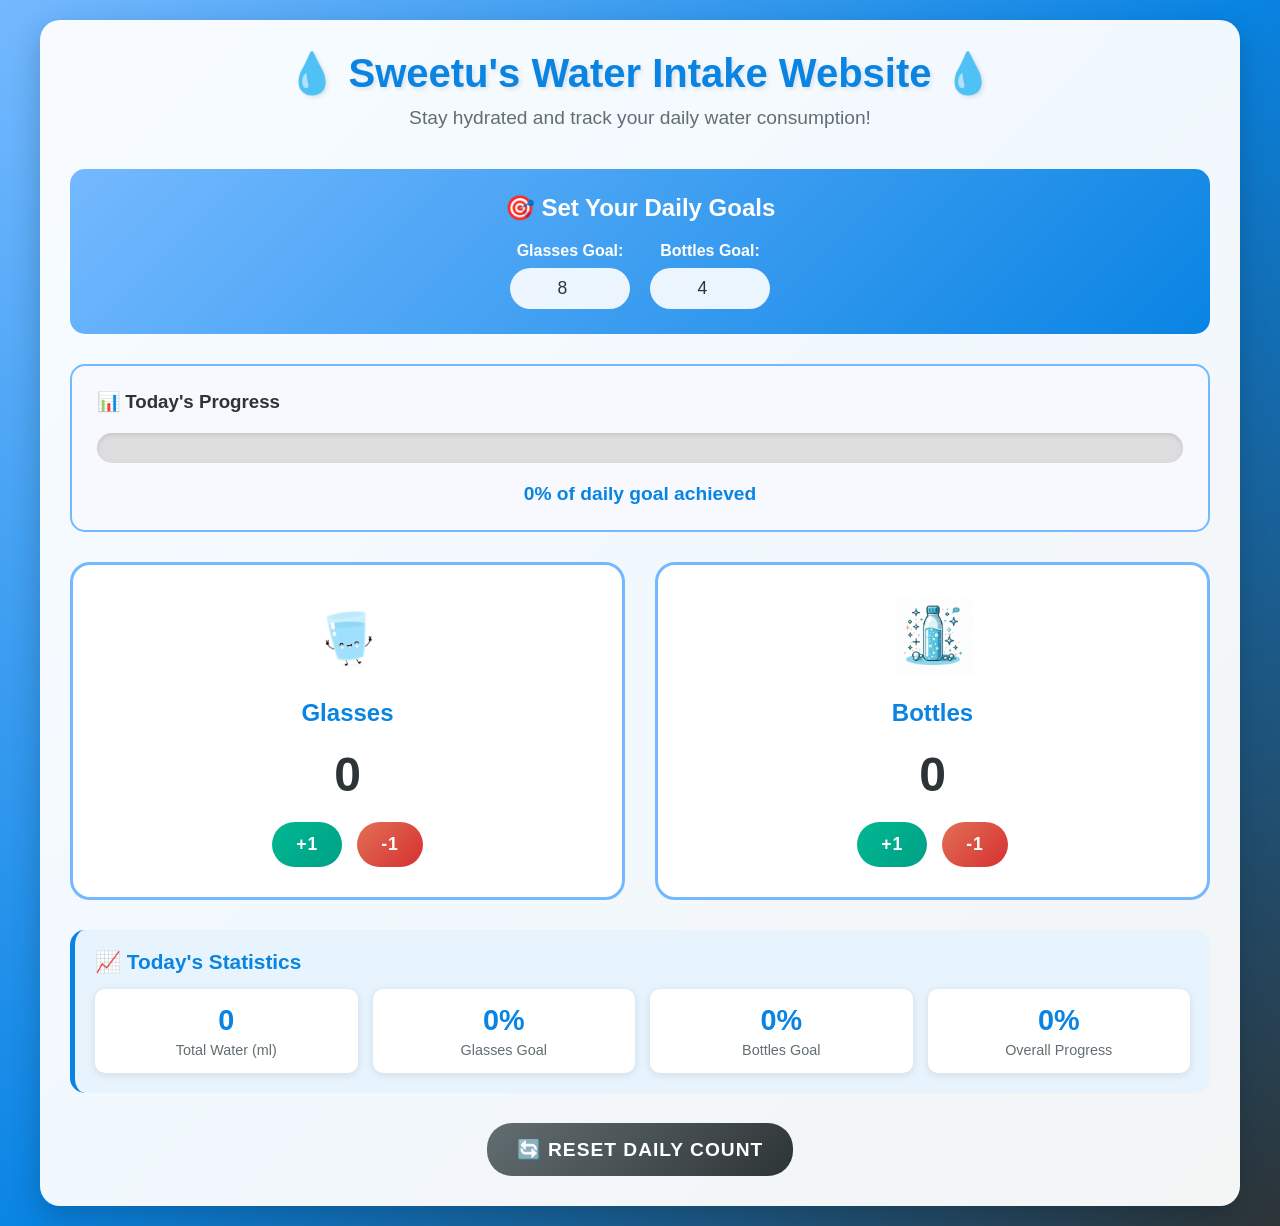
<file: index.html>
<!DOCTYPE html>
<html lang="en">
<head>
    <meta charset="UTF-8">
    <meta name="viewport" content="width=device-width, initial-scale=1.0">
    <title>Sweetu's Water Intake Website</title>
    <style>
        * {
            margin: 0;
            padding: 0;
            box-sizing: border-box;
        }

        body {
            font-family: 'Arial', sans-serif;
            background: linear-gradient(135deg, #74b9ff, #0984e3, #2d3436);
            min-height: 100vh;
            color: #2d3436;
            padding: 20px;
        }

        .container {
            max-width: 1200px;
            margin: 0 auto;
            background: rgba(255, 255, 255, 0.95);
            border-radius: 20px;
            padding: 30px;
            box-shadow: 0 10px 30px rgba(0, 0, 0, 0.2);
            backdrop-filter: blur(10px);
        }

        .header {
            text-align: center;
            margin-bottom: 40px;
        }

        .header h1 {
            color: #0984e3;
            font-size: 2.5rem;
            margin-bottom: 10px;
            text-shadow: 2px 2px 4px rgba(0, 0, 0, 0.1);
        }

        .header p {
            color: #636e72;
            font-size: 1.2rem;
        }

        .goal-section {
            background: linear-gradient(135deg, #74b9ff, #0984e3);
            padding: 25px;
            border-radius: 15px;
            margin-bottom: 30px;
            color: white;
            text-align: center;
        }

        .goal-inputs {
            display: flex;
            justify-content: center;
            gap: 20px;
            margin-top: 20px;
            flex-wrap: wrap;
        }

        .goal-input-group {
            display: flex;
            flex-direction: column;
            align-items: center;
        }

        .goal-input-group label {
            font-weight: bold;
            margin-bottom: 8px;
            font-size: 1rem;
        }

        .goal-input-group input {
            padding: 10px 15px;
            border: none;
            border-radius: 25px;
            width: 120px;
            text-align: center;
            font-size: 1.1rem;
            background: rgba(255, 255, 255, 0.9);
            color: #2d3436;
        }

        .goal-input-group input:focus {
            outline: none;
            background: white;
            box-shadow: 0 0 10px rgba(255, 255, 255, 0.5);
        }

        .progress-section {
            background: #f8f9ff;
            padding: 25px;
            border-radius: 15px;
            margin-bottom: 30px;
            border: 2px solid #74b9ff;
        }

        .progress-bar {
            width: 100%;
            height: 30px;
            background: #ddd;
            border-radius: 15px;
            overflow: hidden;
            margin: 20px 0;
            box-shadow: inset 0 2px 4px rgba(0, 0, 0, 0.1);
        }

        .progress-fill {
            height: 100%;
            background: linear-gradient(90deg, #74b9ff, #0984e3);
            border-radius: 15px;
            transition: width 0.5s ease;
            position: relative;
        }

        .progress-text {
            text-align: center;
            font-weight: bold;
            color: #0984e3;
            margin-top: 10px;
            font-size: 1.2rem;
        }

        .counters {
            display: grid;
            grid-template-columns: 1fr 1fr;
            gap: 30px;
            margin-bottom: 30px;
        }

        .counter-card {
            background: white;
            border: 3px solid #74b9ff;
            border-radius: 20px;
            padding: 30px;
            text-align: center;
            transition: transform 0.3s ease, box-shadow 0.3s ease;
        }

        .counter-card:hover {
            transform: translateY(-5px);
            box-shadow: 0 15px 35px rgba(116, 185, 255, 0.3);
        }

        .counter-icon {
            width: 80px;
            height: 80px;
            margin: 0 auto 20px;
            object-fit: contain;
        }

        .counter-title {
            font-size: 1.5rem;
            color: #0984e3;
            margin-bottom: 15px;
            font-weight: bold;
        }

        .counter-display {
            font-size: 3rem;
            font-weight: bold;
            color: #2d3436;
            margin: 20px 0;
        }

        .counter-buttons {
            display: flex;
            justify-content: center;
            gap: 15px;
            margin-top: 20px;
        }

        .btn {
            padding: 12px 24px;
            border: none;
            border-radius: 25px;
            font-size: 1.1rem;
            font-weight: bold;
            cursor: pointer;
            transition: all 0.3s ease;
            text-transform: uppercase;
            letter-spacing: 1px;
        }

        .btn-add {
            background: linear-gradient(135deg, #00b894, #00a085);
            color: white;
        }

        .btn-add:hover {
            transform: scale(1.05);
            box-shadow: 0 5px 15px rgba(0, 184, 148, 0.4);
        }

        .btn-subtract {
            background: linear-gradient(135deg, #e17055, #d63031);
            color: white;
        }

        .btn-subtract:hover {
            transform: scale(1.05);
            box-shadow: 0 5px 15px rgba(214, 48, 49, 0.4);
        }

        .reset-section {
            text-align: center;
            margin-top: 30px;
        }

        .btn-reset {
            background: linear-gradient(135deg, #636e72, #2d3436);
            color: white;
            padding: 15px 30px;
            font-size: 1.2rem;
        }

        .btn-reset:hover {
            transform: scale(1.05);
            box-shadow: 0 5px 15px rgba(45, 52, 54, 0.4);
        }

        .stats {
            background: #e8f4fd;
            padding: 20px;
            border-radius: 15px;
            margin-top: 20px;
            border-left: 5px solid #0984e3;
        }

        .stats h3 {
            color: #0984e3;
            margin-bottom: 15px;
            font-size: 1.3rem;
        }

        .stats-grid {
            display: grid;
            grid-template-columns: repeat(auto-fit, minmax(200px, 1fr));
            gap: 15px;
        }

        .stat-item {
            text-align: center;
            padding: 15px;
            background: white;
            border-radius: 10px;
            box-shadow: 0 2px 8px rgba(0, 0, 0, 0.1);
        }

        .stat-value {
            font-size: 1.8rem;
            font-weight: bold;
            color: #0984e3;
        }

        .stat-label {
            color: #636e72;
            font-size: 0.9rem;
            margin-top: 5px;
        }

        @media (max-width: 768px) {
            .counters {
                grid-template-columns: 1fr;
            }
            
            .goal-inputs {
                flex-direction: column;
                align-items: center;
            }
            
            .header h1 {
                font-size: 2rem;
            }
            
            .container {
                padding: 20px;
                margin: 10px;
            }
        }

        .celebration {
            position: fixed;
            top: 50%;
            left: 50%;
            transform: translate(-50%, -50%);
            background: linear-gradient(135deg, #00b894, #00a085);
            color: white;
            padding: 30px;
            border-radius: 20px;
            text-align: center;
            font-size: 1.5rem;
            font-weight: bold;
            z-index: 1000;
            box-shadow: 0 10px 30px rgba(0, 0, 0, 0.3);
            display: none;
        }
    </style>
</head>
<body>
    <div class="container">
        <div class="header">
            <h1>💧 Sweetu's Water Intake Website 💧</h1>
            <p>Stay hydrated and track your daily water consumption!</p>
        </div>

        <div class="goal-section">
            <h2>🎯 Set Your Daily Goals</h2>
            <div class="goal-inputs">
                <div class="goal-input-group">
                    <label for="glassGoal">Glasses Goal:</label>
                    <input type="number" id="glassGoal" value="8" min="1" max="20">
                </div>
                <div class="goal-input-group">
                    <label for="bottleGoal">Bottles Goal:</label>
                    <input type="number" id="bottleGoal" value="4" min="1" max="10">
                </div>
            </div>
        </div>

        <div class="progress-section">
            <h3>📊 Today's Progress</h3>
            <div class="progress-bar">
                <div class="progress-fill" id="progressFill"></div>
            </div>
            <div class="progress-text" id="progressText">0% of daily goal achieved</div>
        </div>

        <div class="counters">
            <div class="counter-card">
                <img src="assets/glass.webp" alt="Glass" class="counter-icon">
                <h3 class="counter-title">Glasses</h3>
                <div class="counter-display" id="glassCount">0</div>
                <div class="counter-buttons">
                    <button class="btn btn-add" onclick="updateCounter('glass', 1)">+1</button>
                    <button class="btn btn-subtract" onclick="updateCounter('glass', -1)">-1</button>
                </div>
            </div>

            <div class="counter-card">
                <img src="assets/bottle.webp" alt="Bottle" class="counter-icon">
                <h3 class="counter-title">Bottles</h3>
                <div class="counter-display" id="bottleCount">0</div>
                <div class="counter-buttons">
                    <button class="btn btn-add" onclick="updateCounter('bottle', 1)">+1</button>
                    <button class="btn btn-subtract" onclick="updateCounter('bottle', -1)">-1</button>
                </div>
            </div>
        </div>

        <div class="stats">
            <h3>📈 Today's Statistics</h3>
            <div class="stats-grid">
                <div class="stat-item">
                    <div class="stat-value" id="totalWater">0</div>
                    <div class="stat-label">Total Water (ml)</div>
                </div>
                <div class="stat-item">
                    <div class="stat-value" id="glassProgress">0%</div>
                    <div class="stat-label">Glasses Goal</div>
                </div>
                <div class="stat-item">
                    <div class="stat-value" id="bottleProgress">0%</div>
                    <div class="stat-label">Bottles Goal</div>
                </div>
                <div class="stat-item">
                    <div class="stat-value" id="overallProgress">0%</div>
                    <div class="stat-label">Overall Progress</div>
                </div>
            </div>
        </div>

        <div class="reset-section">
            <button class="btn btn-reset" onclick="resetCounters()">🔄 Reset Daily Count</button>
        </div>
    </div>

    <div class="celebration" id="celebration">
        🎉 Congratulations! You've reached your daily hydration goal! 🎉
    </div>

    <script>
        let glassCount = 0;
        let bottleCount = 0;
        const GLASS_ML = 250;
        const BOTTLE_ML = 500;

        function loadData() {
            const today = new Date().toDateString();
            const savedData = localStorage.getItem('waterIntake_' + today);
            
            if (savedData) {
                const data = JSON.parse(savedData);
                glassCount = data.glassCount || 0;
                bottleCount = data.bottleCount || 0;
                
                document.getElementById('glassGoal').value = data.glassGoal || 8;
                document.getElementById('bottleGoal').value = data.bottleGoal || 4;
            }
            
            updateDisplay();
        }

        function saveData() {
            const today = new Date().toDateString();
            const data = {
                glassCount,
                bottleCount,
                glassGoal: parseInt(document.getElementById('glassGoal').value),
                bottleGoal: parseInt(document.getElementById('bottleGoal').value)
            };
            localStorage.setItem('waterIntake_' + today, JSON.stringify(data));
        }

        function updateCounter(type, change) {
            if (type === 'glass') {
                glassCount = Math.max(0, glassCount + change);
                document.getElementById('glassCount').textContent = glassCount;
            } else if (type === 'bottle') {
                bottleCount = Math.max(0, bottleCount + change);
                document.getElementById('bottleCount').textContent = bottleCount;
            }
            
            updateProgress();
            saveData();
        }

        function updateProgress() {
            const glassGoal = parseInt(document.getElementById('glassGoal').value);
            const bottleGoal = parseInt(document.getElementById('bottleGoal').value);
            
            const glassPercent = Math.min(100, (glassCount / glassGoal) * 100);
            const bottlePercent = Math.min(100, (bottleCount / bottleGoal) * 100);
            const overallPercent = (glassPercent + bottlePercent) / 2;
            
            document.getElementById('progressFill').style.width = overallPercent + '%';
            document.getElementById('progressText').textContent = 
                Math.round(overallPercent) + '% of daily goal achieved';
            
            const totalWater = (glassCount * GLASS_ML) + (bottleCount * BOTTLE_ML);
            document.getElementById('totalWater').textContent = totalWater.toLocaleString();
            document.getElementById('glassProgress').textContent = Math.round(glassPercent) + '%';
            document.getElementById('bottleProgress').textContent = Math.round(bottlePercent) + '%';
            document.getElementById('overallProgress').textContent = Math.round(overallPercent) + '%';
            
            if (overallPercent >= 100 && (glassCount >= glassGoal || bottleCount >= bottleGoal)) {
                showCelebration();
            }
        }

        function updateDisplay() {
            document.getElementById('glassCount').textContent = glassCount;
            document.getElementById('bottleCount').textContent = bottleCount;
            updateProgress();
        }

        function resetCounters() {
            if (confirm('Are you sure you want to reset today\'s water intake count?')) {
                glassCount = 0;
                bottleCount = 0;
                updateDisplay();
                saveData();
            }
        }

        function showCelebration() {
            const celebration = document.getElementById('celebration');
            celebration.style.display = 'block';
            setTimeout(() => {
                celebration.style.display = 'none';
            }, 3000);
        }

        document.getElementById('glassGoal').addEventListener('change', () => {
            updateProgress();
            saveData();
        });

        document.getElementById('bottleGoal').addEventListener('change', () => {
            updateProgress();
            saveData();
        });

        window.addEventListener('load', loadData);

        setInterval(() => {
            const now = new Date();
            if (now.getHours() === 0 && now.getMinutes() === 0) {
                glassCount = 0;
                bottleCount = 0;
                updateDisplay();
                saveData();
            }
        }, 60000);
    </script>
</body>
</html>
</file>
